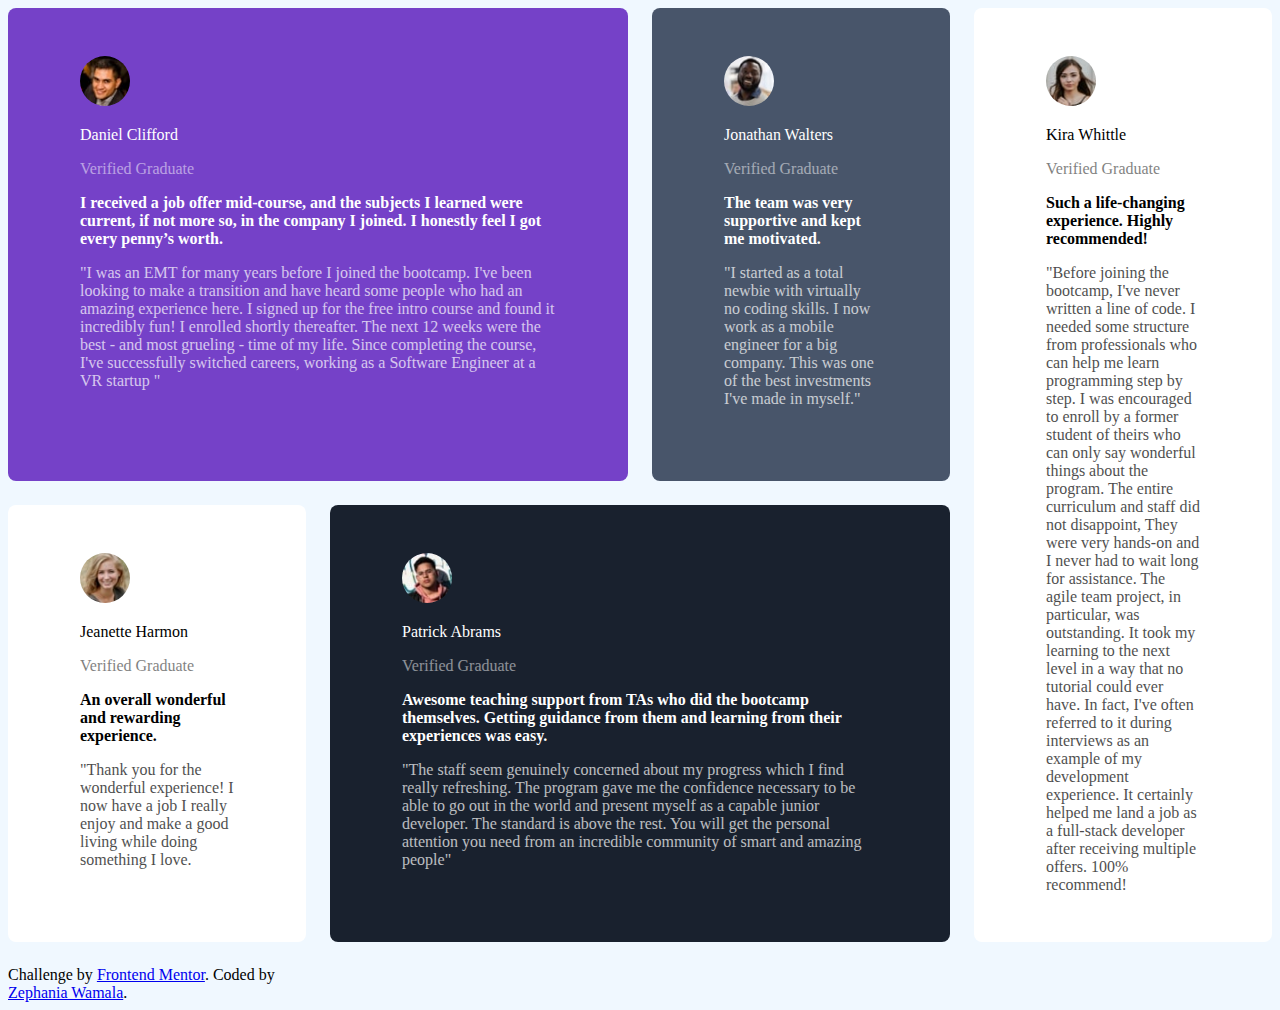
<file: index.html>
<!DOCTYPE html>
<html lang="en">
<head>
  <meta charset="UTF-8">
  <meta name="viewport" content="width=device-width, initial-scale=1.0">

  <!-- google fonts -->

  <link rel="preconnect" href="https://fonts.googleapis.com">
  <link rel="preconnect" href="https://fonts.gstatic.com" crossorigin>
  <link href="https://fonts.googleapis.com/css2?family=Barlow+Semi+Condensed:wght@500;600&display=swap"
    rel="stylesheet">

  <!-- my css -->
  <link rel="stylesheet" href="styles.css">
  <title>Frontend Mentor | Testimonial grid section</title>
 </head>


  <body>

  <main class="testimonial-grid">

      <!-- Daniel's testimonial -->
      <article class="graduate grid-col-span-2" id="daniel">
          <figure>
              <img src="images/image-daniel.jpg" class="pp" alt="Daniel Clifford">
              <figcaption>
                  <p class="name">Daniel Clifford</p>
                  <p class="verification">Verified Graduate</p>
              </figcaption>
          </figure>
          <blockquote>
              <p class="intro"><b>I received a job offer mid-course, and the subjects I learned were current, if not
                      more so, in the company I joined. I honestly feel I got every penny’s worth.</b></p>
              <p class="review">"I was an EMT for many years before I joined the bootcamp. I've been looking to make
                  a transition and have heard some people who had an amazing experience here. I signed up for
                  the free intro course and found it incredibly fun! I enrolled shortly thereafter. The next 12
                  weeks were the best - and most grueling - time of my life. Since completing the course, I've
                  successfully switched careers, working as a Software Engineer at a VR startup "</p>
          </blockquote>
      </article>

      <!-- Jonathan's testimonial -->
      <article class="graduate" id="jonathan">
          <figure>
              <img src="images/image-jonathan.jpg" class="pp" alt="Jonathan Walters">
              <figcaption>
                  <p class="name">Jonathan Walters</p>
                  <p class="verification">Verified Graduate</p>
              </figcaption>
          </figure>
          <blockquote>
              <p class="intro"><b>The team was very supportive and kept me motivated.</b></p>
              <p class="review">"I started as a total newbie with virtually no coding skills. I now work as a mobile
                  engineer for a big company. This was one of the best investments I've made in myself."</p>
          </blockquote>
      </article>

      <!-- Kira's testimonial -->
      <article class="graduate" id="kira">
          <figure>
              <img src="images/image-kira.jpg" class="pp" alt="Kira Whittle">
              <figcaption>
                  <p class="name">Kira Whittle</p>
                  <p class="verification">Verified Graduate</p>
              </figcaption>
          </figure>
          <blockquote>
              <p class="intro"><b>Such a life-changing experience. Highly recommended!</b></p>
              <p class="review">"Before joining the bootcamp, I've never written a line of code. I needed some
                  structure from professionals who can help me learn programming step by step. I was encouraged
                  to enroll by a former student of theirs who can only say wonderful things about the program.
                  The entire curriculum and staff did not disappoint, They were very hands-on and I never had
                  to wait long for assistance. The agile team project, in particular, was outstanding. It took
                  my learning to the next level in a way that no tutorial could ever have. In fact, I've often
                  referred to it during interviews as an example of my development experience. It certainly
                  helped me land a job as a full-stack developer after receiving multiple offers. 100%
                  recommend!</p>
          </blockquote>
      </article>

      <!-- Jeanette's testimonial -->
      <article class="graduate" id="jeanette">
          <figure>
              <img src="images/image-jeanette.jpg" class="pp" alt="Jeanette Harmon">
              <figcaption>
                  <p class="name">Jeanette Harmon</p>
                  <p class="verification">Verified Graduate</p>
              </figcaption>
          </figure>
          <blockquote>
              <p class="intro"><b>An overall wonderful and rewarding experience.</b></p>
              <p class="review">"Thank you for the wonderful experience! I now have a job I really enjoy and make a
                  good living while doing something I love. </p>
          </blockquote>
      </article>

      <!-- Patrick's testimonial -->
      <article class="graduate grid-col-span-2" id="patrick">
          <figure>
              <img src="images/image-patrick.jpg" class="pp" alt="Patrick Abrams">
              <figcaption>
                  <p class="name">Patrick Abrams</p>
                  <p class="verification">Verified Graduate</p>
              </figcaption>
          </figure>
          <blockquote>
              <p class="intro"><b>Awesome teaching support from TAs who did the bootcamp themselves. Getting guidance
                      from them and learning from their experiences was easy.</b></p>
              <p class="review">"The staff seem genuinely concerned about my progress which I find really refreshing.
                  The program gave me the confidence necessary to be able to go out in the world and present
                  myself as a capable junior developer. The standard is above the rest. You will get the
                  personal attention you need from an incredible community of smart and amazing people"</p>
          </blockquote>

          
      </article>

        <!-- Attribution section  -->  
   <div class="attribution">
    Challenge by <a href="https://www.frontendmentor.io?ref=challenge" target="_blank">Frontend Mentor</a>. 
    Coded by <a href="https://github.com/ZephaW">Zephania Wamala</a>.
  </div
    
    </main>

   
    

  
 
  </body>


</html>
</file>
<file: styles.css>
body {
  background-color: aliceblue;
  display: flex;
  justify-content: center; 
  align-items: center; 
  min-height: 100vh;
  
  

}


.testimonial-grid {
  display: grid;
  gap: 1.5rem;
  max-width: 100rem;
  grid-auto-columns: 1fr;
  grid-template-areas: 
  'one'
  'two'
  'three'
  'four'
  'five';

}



.verification {
  opacity: 0.5;
}

.review {
  opacity: 0.7;
}

.info {
  display: flex;
  gap: 1rem;
  align-items: center;

}

.pp {
border-radius: 50%;
width: 50px;
height: 50px;

}

.graduate {
  padding: 2rem;
  border-radius: 0.5rem;
}
/* -----graduates------ */

#daniel {
  background-color: hsl(263, 55%, 52%);
  
 
}

#daniel .text, #daniel figcaption, #daniel blockquote, #daniel .intro, #daniel .review {
  color: hsl(0, 0%, 100%);
}


#jonathan {
  background-color:hsl(217, 19%, 35%);
}

#jonathan .text ,#jonathan figcaption, #jonathan blockquote, #jonathan .review {
  color: hsl(0, 0%, 100%);
}

 


#kira {
  background-color:hsl(0, 0%, 100%);
  grid-row-end: span 2;
  grid-column-start: 4;
  grid-column-end: 5;
}

#jeanette {
  background-color:hsl(0, 0%, 100%);
  grid-column-start: 1;
  grid-column-end: 2;
}



#patrick {
  background-color: hsl(219, 29%, 14%);
  grid-column-start: 2;
  grid-column-end: 4;
}

#patrick .text, #patrick blockquote, #patrick figcaption, #patrick .intro, #patrick .review {
  color: hsl(0, 0%, 100%);
}


/* grid areas for testimonials */
#daniel {
  grid-area: one;
}

#jonathan {
  grid-area: two;
}

#jeanette {
  grid-area: three;
}

#patrick {
  grid-area: four;
}

#kira {
  grid-area: five;
}






/* media queries for responsiveness  */


@media screen and (min-width: 54em) {
  .testimonial-grid {
    grid-template-areas:
      "one one two"
      "five five five"
      "three four four";
  }
}

@media screen and (min-width: 75em) {
  .testimonial-grid {
    grid-template-areas:
      "one one two five"
      "three four four five";
  }
}
</file>
